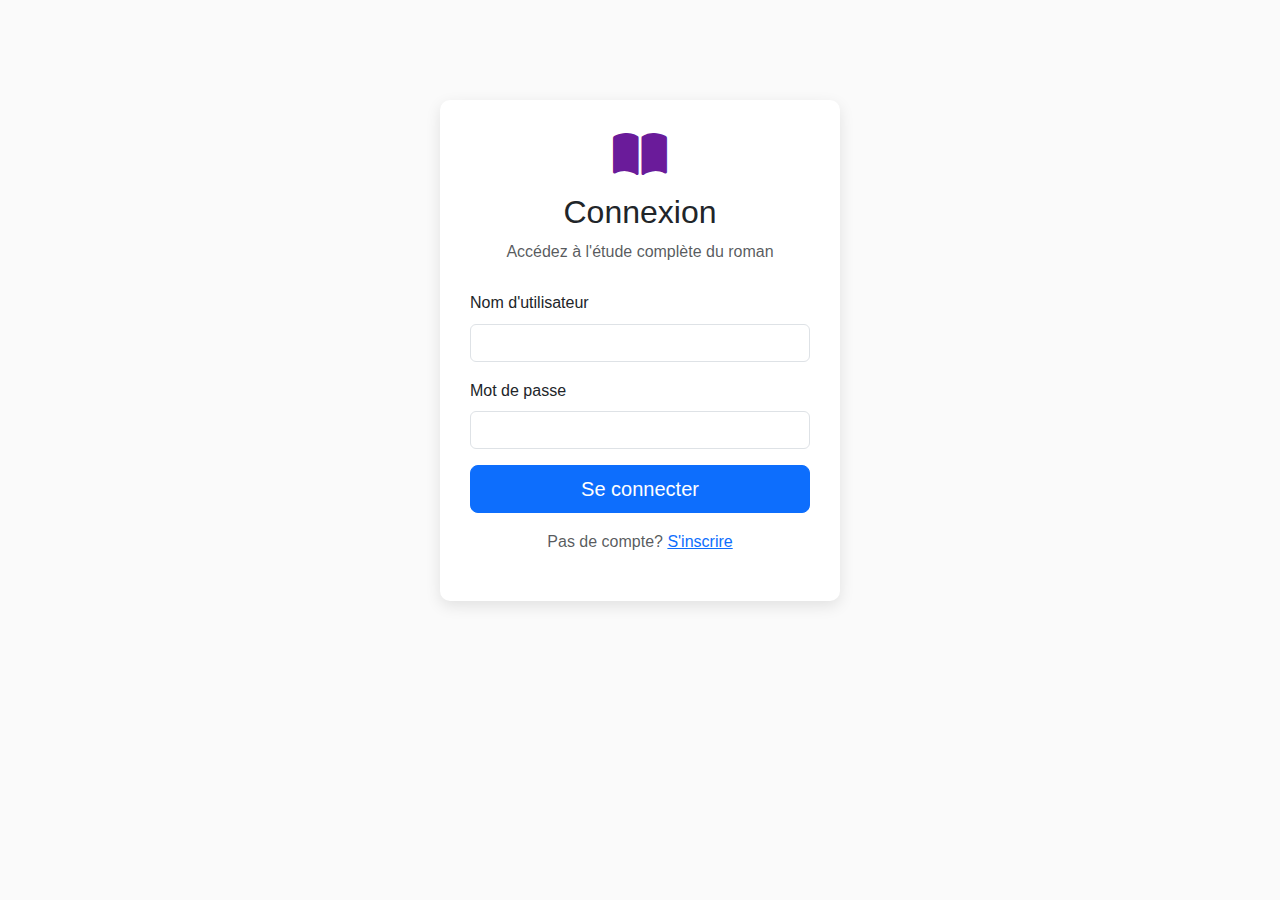
<file: exo.html>
<!DOCTYPE html>
<html lang="fr">
<head>
    <meta charset="UTF-8">
    <meta name="viewport" content="width=device-width, initial-scale=1.0">
    <title>Étude Complète - Une si longue lettre | Mariama Bâ</title>
    <!-- Bootstrap CSS -->
    <link href="https://cdn.jsdelivr.net/npm/bootstrap@5.3.0/dist/css/bootstrap.min.css" rel="stylesheet">
    <!-- Font Awesome -->
    <link rel="stylesheet" href="https://cdnjs.cloudflare.com/ajax/libs/font-awesome/6.0.0-beta3/css/all.min.css">
    <style>
        :root {
            --primary: #6a1b9a;
            --secondary: #ab47bc;
            --accent: #ff7043;
            --light: #f3e5f5;
            --dark: #4a148c;
            --success: #28a745;
            --danger: #dc3545;
            --warning: #ffc107;
        }
        
        body {
            font-family: 'Segoe UI', Roboto, Oxygen, Ubuntu, Cantarell, sans-serif;
            background-color: #fafafa;
            line-height: 1.6;
        }
        
        /* Authentification */
        .auth-container {
            max-width: 400px;
            margin: 100px auto;
            padding: 30px;
            background: white;
            border-radius: 10px;
            box-shadow: 0 5px 15px rgba(0,0,0,0.1);
            transition: all 0.3s ease;
        }
        
        .auth-container:hover {
            box-shadow: 0 8px 25px rgba(0,0,0,0.15);
        }
        
        .auth-header {
            text-align: center;
            margin-bottom: 25px;
        }
        
        .auth-icon {
            font-size: 3rem;
            color: var(--primary);
            margin-bottom: 15px;
            transition: transform 0.3s;
        }
        
        .auth-icon:hover {
            transform: scale(1.1);
        }
        
        /* Navigation */
        .navbar {
            background: linear-gradient(135deg, var(--primary), var(--dark));
            box-shadow: 0 2px 10px rgba(0,0,0,0.1);
        }
        
        .navbar-brand {
            font-weight: 700;
            display: flex;
            align-items: center;
        }
        
        .navbar-brand i {
            margin-right: 10px;
            font-size: 1.5rem;
        }
        
        /* Sidebar */
        .sidebar {
            background-color: white;
            border-radius: 10px;
            box-shadow: 0 2px 10px rgba(0,0,0,0.1);
            transition: all 0.3s ease;
        }
        
        .sidebar:hover {
            box-shadow: 0 5px 15px rgba(0,0,0,0.1);
        }
        
        .sidebar .nav-link {
            color: #333;
            border-radius: 5px;
            margin-bottom: 0.3rem;
            transition: all 0.2s;
            display: flex;
            align-items: center;
        }
        
        .sidebar .nav-link i {
            margin-right: 10px;
            width: 20px;
            text-align: center;
        }
        
        .sidebar .nav-link:hover, 
        .sidebar .nav-link.active {
            background-color: var(--light);
            color: var(--primary);
            padding-left: 15px;
            transform: translateX(5px);
        }
        
        /* Contenu principal */
        .content {
            background-color: white;
            border-radius: 10px;
            box-shadow: 0 2px 10px rgba(0,0,0,0.1);
            transition: all 0.3s ease;
            overflow: hidden;
        }
        
        .content:hover {
            box-shadow: 0 5px 15px rgba(0,0,0,0.1);
        }
        
        .theme-card {
            background-color: var(--light);
            border-left: 4px solid var(--secondary);
            border-radius: 0 5px 5px 0;
            transition: all 0.3s ease;
        }
        
        .theme-card:hover {
            transform: translateX(5px);
        }
        
        .quote {
            font-style: italic;
            color: var(--dark);
            border-left: 3px solid var(--accent);
            background-color: rgba(171, 71, 188, 0.1);
            transition: all 0.3s ease;
        }
        
        .quote:hover {
            background-color: rgba(171, 71, 188, 0.15);
            transform: translateX(3px);
        }
        
        /* Onglets des jeux */
        .game-tab {
            cursor: pointer;
            border-bottom: 3px solid transparent;
            transition: all 0.2s;
            font-weight: 500;
        }
        
        .game-tab:hover:not(.active) {
            border-bottom: 3px solid rgba(106, 27, 154, 0.3);
            color: var(--primary);
        }
        
        .game-tab.active {
            border-bottom: 3px solid var(--accent);
            color: var(--accent);
            font-weight: 600;
        }
        
        /* Options de quiz */
        .option {
            cursor: pointer;
            transition: all 0.3s;
            position: relative;
            overflow: hidden;
        }
        
        .option:hover {
            border-color: var(--secondary) !important;
            transform: translateX(5px);
        }
        
        .option::before {
            content: '';
            position: absolute;
            top: 0;
            left: -100%;
            width: 100%;
            height: 100%;
            background: linear-gradient(90deg, transparent, rgba(171, 71, 188, 0.1), transparent);
            transition: all 0.5s;
        }
        
        .option:hover::before {
            left: 100%;
        }
        
        .option.correct {
            background-color: rgba(40, 167, 69, 0.1) !important;
            border-color: var(--success) !important;
            color: var(--success) !important;
        }
        
        .option.wrong {
            background-color: rgba(220, 53, 69, 0.1) !important;
            border-color: var(--danger) !important;
            color: var(--danger) !important;
        }
        
        /* Barre de progression */
        .progress-bar {
            background: linear-gradient(90deg, var(--secondary), var(--primary));
            transition: width 1s linear;
            position: relative;
            overflow: hidden;
        }
        
        .progress-bar::after {
            content: '';
            position: absolute;
            top: 0;
            left: 0;
            right: 0;
            bottom: 0;
            background: linear-gradient(90deg, transparent, rgba(255,255,255,0.3), transparent);
            animation: progressShine 2s infinite;
        }
        
        @keyframes progressShine {
            0% { transform: translateX(-100%); }
            100% { transform: translateX(100%); }
        }
        
        /* Pied de page */
        footer {
            background-color: var(--dark);
            color: white;
            padding: 40px 0 20px;
            margin-top: 40px;
        }
        
        footer a {
            color: rgba(255,255,255,0.7);
            transition: all 0.2s;
            text-decoration: none;
        }
        
        footer a:hover {
            color: white;
            text-decoration: underline;
        }
        
        /* Jeu d'association */
        .draggable {
            cursor: move;
            margin-bottom: 10px;
            padding: 12px;
            background-color: white;
            border: 1px solid #ddd;
            border-radius: 5px;
            transition: all 0.3s;
            box-shadow: 0 1px 3px rgba(0,0,0,0.1);
        }
        
        .draggable:hover {
            transform: translateY(-2px);
            box-shadow: 0 4px 8px rgba(0,0,0,0.1);
        }
        
        .draggable:active {
            transform: scale(0.98);
        }
        
        .droppable {
            min-height: 60px;
            padding: 12px;
            background-color: #f8f9fa;
            border: 2px dashed #ccc;
            border-radius: 5px;
            margin-bottom: 20px;
            transition: all 0.3s;
        }
        
        .droppable.highlight {
            background-color: rgba(40, 167, 69, 0.05);
            border-color: var(--success);
            transform: scale(1.02);
        }
        
        .matched {
            background-color: rgba(40, 167, 69, 0.1);
            border-color: var(--success) !important;
            color: var(--success);
        }
        
        /* Texte à trous */
        .blank {
            display: inline-block;
            min-width: 100px;
            border-bottom: 2px solid var(--dark);
            text-align: center;
            margin: 0 5px;
            transition: all 0.3s;
            position: relative;
            padding: 0 5px;
        }
        
        .blank::after {
            content: attr(data-answer);
            position: absolute;
            top: 100%;
            left: 0;
            width: 100%;
            font-size: 0.8rem;
            color: var(--success);
            opacity: 0;
            transition: all 0.3s;
        }
        
        .blank.correct {
            border-color: var(--success);
            color: var(--success);
            font-weight: bold;
        }
        
        .blank.correct::after {
            opacity: 1;
            transform: translateY(5px);
        }
        
        .blank.wrong {
            border-color: var(--danger);
            color: var(--danger);
            animation: shake 0.5s;
        }
        
        @keyframes shake {
            0%, 100% { transform: translateX(0); }
            20%, 60% { transform: translateX(-5px); }
            40%, 80% { transform: translateX(5px); }
        }
        
        .word-option {
            cursor: pointer;
            margin: 5px;
            padding: 8px 15px;
            background-color: var(--light);
            border-radius: 5px;
            display: inline-block;
            transition: all 0.3s;
            box-shadow: 0 1px 3px rgba(0,0,0,0.1);
        }
        
        .word-option:hover {
            background-color: var(--secondary);
            color: white;
            transform: translateY(-2px);
            box-shadow: 0 4px 8px rgba(0,0,0,0.1);
        }
        
        .word-option.used {
            opacity: 0.5;
            cursor: not-allowed;
            transform: scale(0.9);
        }
        
        /* Feedback */
        .feedback {
            transition: all 0.3s;
            opacity: 0;
            max-height: 0;
            overflow: hidden;
        }
        
        .feedback.show {
            opacity: 1;
            max-height: 200px;
            margin-bottom: 20px !important;
        }
        
        /* Animation d'entrée */
        @keyframes fadeIn {
            from { opacity: 0; transform: translateY(20px); }
            to { opacity: 1; transform: translateY(0); }
        }
        
        .fade-in {
            animation: fadeIn 0.5s ease-out forwards;
        }
        
        /* Responsive */
        @media (max-width: 768px) {
            .auth-container {
                margin: 50px auto;
                padding: 20px;
            }
            
            .sidebar {
                margin-bottom: 20px;
            }
        }
        
        /* État initial */
        .main-content {
            display: none;
            opacity: 0;
            transition: opacity 0.5s ease;
        }
        
        .main-content.show {
            opacity: 1;
        }
        
        .auth-content {
            display: block;
        }
    </style>
</head>
<body>
    <!-- Contenu d'authentification -->
    <div class="auth-content" id="authContent">
        <div class="auth-container">
            <div class="auth-header">
                <i class="fas fa-book-open auth-icon"></i>
                <h2>Connexion</h2>
                <p class="text-muted">Accédez à l'étude complète du roman</p>
            </div>
            
            <form id="loginForm">
                <div class="mb-3">
                    <label for="username" class="form-label">Nom d'utilisateur</label>
                    <input type="text" class="form-control" id="username" required>
                </div>
                <div class="mb-3">
                    <label for="password" class="form-label">Mot de passe</label>
                    <input type="password" class="form-control" id="password" required>
                </div>
                <div class="d-grid gap-2">
                    <button type="submit" class="btn btn-primary btn-lg">Se connecter</button>
                </div>
            </form>
            
            <div class="mt-3 text-center">
                <p class="text-muted">Pas de compte? <a href="#" id="showRegister">S'inscrire</a></p>
            </div>
        </div>
        
        <!-- Formulaire d'inscription (caché par défaut) -->
        <div class="auth-container" id="registerContainer" style="display: none;">
            <div class="auth-header">
                <i class="fas fa-user-plus auth-icon"></i>
                <h2>Inscription</h2>
                <p class="text-muted">Créez un compte pour accéder au contenu</p>
            </div>
            
            <form id="registerForm">
                <div class="mb-3">
                    <label for="regUsername" class="form-label">Nom d'utilisateur</label>
                    <input type="text" class="form-control" id="regUsername" required>
                </div>
                <div class="mb-3">
                    <label for="regEmail" class="form-label">Email</label>
                    <input type="email" class="form-control" id="regEmail" required>
                </div>
                <div class="mb-3">
                    <label for="regPassword" class="form-label">Mot de passe</label>
                    <input type="password" class="form-control" id="regPassword" required>
                </div>
                <div class="mb-3">
                    <label for="regConfirmPassword" class="form-label">Confirmer le mot de passe</label>
                    <input type="password" class="form-control" id="regConfirmPassword" required>
                </div>
                <div class="d-grid gap-2">
                    <button type="submit" class="btn btn-primary btn-lg">S'inscrire</button>
                </div>
            </form>
            
            <div class="mt-3 text-center">
                <p class="text-muted">Déjà un compte? <a href="#" id="showLogin">Se connecter</a></p>
            </div>
        </div>
    </div>

    <!-- Contenu principal (caché par défaut) -->
    <div class="main-content" id="mainContent">
        <!-- Navigation -->
        <nav class="navbar navbar-expand-lg navbar-dark sticky-top">
            <div class="container">
                <a class="navbar-brand" href="#">
                    <i class="fas fa-book-open"></i>Une si longue lettre
                </a>
                <button class="navbar-toggler" type="button" data-bs-toggle="collapse" data-bs-target="#navbarContent">
                    <span class="navbar-toggler-icon"></span>
                </button>
                <div class="collapse navbar-collapse" id="navbarContent">
                    <ul class="navbar-nav me-auto mb-2 mb-lg-0">
                        <li class="nav-item">
                            <a class="nav-link active" href="#"><i class="fas fa-home"></i> Accueil</a>
                        </li>
                        <li class="nav-item">
                            <a class="nav-link" href="#themes"><i class="fas fa-tags"></i> Thèmes</a>
                        </li>
                        <li class="nav-item">
                            <a class="nav-link" href="#personnages"><i class="fas fa-users"></i> Personnages</a>
                        </li>
                        <li class="nav-item">
                            <a class="nav-link" href="#exposes"><i class="fas fa-file-alt"></i> Exposés</a>
                        </li>
                        <li class="nav-item">
                            <a class="nav-link" href="#exercices"><i class="fas fa-gamepad"></i> Exercices</a>
                        </li>
                    </ul>
                    <form class="d-flex w-100 my-2 my-lg-0">
                        <input class="form-control me-2" type="search" placeholder="Rechercher...">
                        <button class="btn btn-light" type="submit">
                            <i class="fas fa-search"></i>
                        </button>
                    </form>
                    <div class="ms-2">
                        <button class="btn btn-outline-light" id="logoutBtn">
                            <i class="fas fa-sign-out-alt me-1"></i> Déconnexion
                        </button>
                    </div>
                </div>
            </div>
        </nav>

        <!-- Main Content -->
        <main class="container my-4">
            <div class="row">
                <!-- Sidebar -->
                <aside class="col-lg-3 mb-4 mb-lg-0">
                    <div class="sidebar p-3 sticky-lg-top" style="top: 20px;">
                        <h5 class="text-primary mb-3"><i class="fas fa-compass"></i> Navigation</h5>
                        <ul class="nav flex-column">
                            <li class="nav-item">
                                <a class="nav-link active" href="#presentation"><i class="fas fa-info-circle"></i> Présentation</a>
                            </li>
                            <li class="nav-item">
                                <a class="nav-link" href="#themes"><i class="fas fa-tags"></i> Thèmes principaux</a>
                            </li>
                            <li class="nav-item">
                                <a class="nav-link" href="#analyse"><i class="fas fa-search"></i> Analyse littéraire</a>
                            </li>
                            <li class="nav-item">
                                <a class="nav-link" href="#personnages"><i class="fas fa-users"></i> Personnages clés</a>
                            </li>
                            <li class="nav-item">
                                <a class="nav-link" href="#context"><i class="fas fa-history"></i> Contexte historique</a>
                            </li>
                            <li class="nav-item">
                                <a class="nav-link" href="#exposes"><i class="fas fa-file-alt"></i> Exposés corrigés</a>
                            </li>
                            <li class="nav-item">
                                <a class="nav-link" href="#exercices"><i class="fas fa-gamepad"></i> Exercices interactifs</a>
                            </li>
                        </ul>

                        <h5 class="text-primary mt-4 mb-3"><i class="fas fa-bookmark"></i> Ressources</h5>
                        <ul class="nav flex-column">
                            <li class="nav-item">
                                <a class="nav-link" href="#"><i class="fas fa-book"></i> Texte intégral</a>
                            </li>
                            <li class="nav-item">
                                <a class="nav-link" href="#"><i class="fas fa-file-pdf"></i> Fiches de lecture</a>
                            </li>
                            <li class="nav-item">
                                <a class="nav-link" href="#"><i class="fas fa-quote-right"></i> Citations clés</a>
                            </li>
                        </ul>
                    </div>
                </aside>

               
                <!-- Content -->
                <div class="col-lg-9">
                    <div class="content p-4">
                        <section id="presentation" class="fade-in">
                            <h2 class="text-primary mb-4">Une si longue lettre - Mariama Bâ</h2>
                            <div class="row align-items-center mb-4">
                                <div class="col-md-8">
                                    <p>Publié en 1979, <em>Une si longue lettre</em> est un roman épistolaire de l'écrivaine sénégalaise Mariama Bâ. Cette œuvre majeure de la littérature africaine francophone explore avec finesse la condition des femmes dans la société sénégalaise postcoloniale à travers la correspondance de Ramatoulaye, qui vient de perdre son mari.</p>
                                </div>
                                <div class="col-md-4 text-center">
                                    <img src="[data-uri]" alt="Couverture du roman" class="img-fluid rounded shadow" style="max-height: 300px;">
                                </div>
                            </div>
                            
                            <div class="theme-card p-3 my-4">
                                <h4 class="text-dark"><i class="fas fa-book-open me-2"></i>Genre et structure</h4>
                                <p>Le roman adopte la forme épistolaire, présenté comme une longue lettre que Ramatoulaye adresse à son amie d'enfance Aïssatou. Cette structure intime permet une profonde introspection des personnages et une critique sociale subtile.</p>
                                <div class="quote p-3 my-2">
                                    "Une si longue lettre... Je l'ai commencée dans la solitude et la douleur. Je la termine dans la solitude et la douleur." - Incipit du roman
                                </div>
                            </div>
                        </section>

                        <section id="themes" class="mt-5 fade-in">
                            <h2 class="text-primary mb-4"><i class="fas fa-tags me-2"></i>Thèmes principaux</h2>
                            
                            <div class="theme-card p-3 my-4">
                                <h4 class="text-dark"><i class="fas fa-female me-2"></i>1. La condition féminine</h4>
                                <p>Mariama Bâ dépeint avec réalisme les difficultés des femmes africaines confrontées aux traditions patriarcales. Les thèmes du mariage, de la polygamie, du veuvage et de l'émancipation féminine sont centraux.</p>
                                <div class="quote p-3 my-2">
                                    "Le poids des traditions, des coutumes... est plus lourd que celui des cercueils."
                                </div>
                                <p>Le roman montre comment les femmes doivent naviguer entre les attentes traditionnelles et leurs propres aspirations, avec des personnages comme Ramatoulaye et Aïssatou qui représentent différentes approches de cette lutte.</p>
                            </div>

                            <div class="theme-card p-3 my-4">
                                <h4 class="text-dark"><i class="fas fa-balance-scale me-2"></i>2. Tradition vs Modernité</h4>
                                <p>Le roman explore les tensions entre les valeurs traditionnelles africaines et les influences modernes, particulièrement dans le contexte postcolonial.</p>
                                <p>Cette opposition se manifeste à travers :</p>
                                <ul>
                                    <li>Les conflits générationnels</li>
                                    <li>Les différentes conceptions du mariage</li>
                                    <li>L'éducation des enfants</li>
                                    <li>Le rôle des femmes dans la société</li>
                                </ul>
                            </div>

                            <div class="theme-card p-3 my-4">
                                <h4 class="text-dark"><i class="fas fa-heart me-2"></i>3. L'amitié féminine</h4>
                                <p>La relation entre Ramatoulaye et Aïssatou montre la solidarité féminine comme force de résistance face aux oppressions sociales.</p>
                                <div class="quote p-3 my-2">
                                    "Notre longue amitié a gardé ses merveilleuses qualités : franchise, dévouement."
                                </div>
                                <p>Cette amitié transcende les distances et les années, offrant aux deux femmes un espace de liberté et de soutien mutuel dans une société qui cherche souvent à les isoler.</p>
                            </div>

                            <div class="theme-card p-3 my-4">
                                <h4 class="text-dark"><i class="fas fa-money-bill-wave me-2"></i>4. Le gaspillage dans les cérémonies</h4>
                                <p>Critique des dépenses ostentatoires lors des mariages et funérailles qui appauvrissent les familles tout en étant socialement obligatoires.</p>
                                <div class="quote p-3 my-2">
                                    "On s'endette pour un jour de gloire éphémère."
                                </div>
                                <p>Mariama Bâ dénonce cette pratique qui maintient les familles dans un cycle de pauvreté tout en servant à maintenir les apparences et le statut social.</p>
                            </div>
                        </section>

                        <section id="personnages" class="mt-5 fade-in">
                            <h2 class="text-primary mb-4"><i class="fas fa-users me-2"></i>Personnages clés</h2>
                            
                            <div class="row">
                                <div class="col-md-6 mb-4">
                                    <div class="theme-card p-3 h-100">
                                        <h4 class="text-dark"><i class="fas fa-user-edit me-2"></i>Ramatoulaye</h4>
                                        <p>La narratrice et protagoniste principale. Professeure, mère de famille et veuve, elle écrit à son amie Aïssatou pour raconter sa vie, ses épreuves et ses réflexions sur la condition féminine.</p>
                                        <p><strong>Caractéristiques :</strong></p>
                                        <ul>
                                            <li>Éduquée et réfléchie</li>
                                            <li>Fidèle à ses valeurs malgré les épreuves</li>
                                            <li>Critique envers les traditions oppressives</li>
                                        </ul>
                                    </div>
                                </div>
                                <div class="col-md-6 mb-4">
                                    <div class="theme-card p-3 h-100">
                                        <h4 class="text-dark"><i class="fas fa-user-friends me-2"></i>Aïssatou</h4>
                                        <p>Destinataire de la lettre et meilleure amie de Ramatoulaye. Elle a quitté son mari lorsqu'il a pris une seconde épouse, symbolisant la résistance aux traditions oppressives.</p>
                                        <p><strong>Caractéristiques :</strong></p>
                                        <ul>
                                            <li>Indépendante et déterminée</li>
                                            <li>Expatriée aux États-Unis</li>
                                            <li>Modèle d'émancipation féminine</li>
                                        </ul>
                                    </div>
                                </div>
                                <div class="col-md-6 mb-4">
                                    <div class="theme-card p-3 h-100">
                                        <h4 class="text-dark"><i class="fas fa-user-tie me-2"></i>Modou Fall</h4>
                                        <p>Le défunt mari de Ramatoulaye. Après 25 ans de mariage, il prend une seconde épouse (Binetou), abandonnant progressivement Ramatoulaye et leurs enfants.</p>
                                        <p><strong>Caractéristiques :</strong></p>
                                        <ul>
                                            <li>Fonctionnaire respecté</li>
                                            <li>Succombe aux pressions sociales</li>
                                            <li>Représente l'homme tiraillé entre tradition et modernité</li>
                                        </ul>
                                    </div>
                                </div>
                                <div class="col-md-6 mb-4">
                                    <div class="theme-card p-3 h-100">
                                        <h4 class="text-dark"><i class="fas fa-user-graduate me-2"></i>Binetou</h4>
                                        <p>Jeune étudiante contrainte d'épouser Modou Fall pour des raisons financières. Elle représente les victimes des mariages arrangés.</p>
                                        <p><strong>Caractéristiques :</strong></p>
                                        <ul>
                                            <li>Jeune et belle</li>
                                            <li>Sacrifiée par sa famille</li>
                                            <li>Victime des attentes sociales</li>
                                        </ul>
                                    </div>
                                </div>
                            </div>
                        </section>

                        <section id="exercices" class="mt-5 fade-in">
                            <h2 class="text-primary mb-4"><i class="fas fa-gamepad me-2"></i>Exercices interactifs</h2>
                            
                            <ul class="nav nav-tabs" id="gameTabs" role="tablist">
                                <li class="nav-item" role="presentation">
                                    <button class="nav-link active game-tab" id="quiz-tab" data-bs-toggle="tab" data-bs-target="#quiz" type="button">
                                        <i class="fas fa-question-circle me-1"></i>Quiz
                                    </button>
                                </li>
                                <li class="nav-item" role="presentation">
                                    <button class="nav-link game-tab" id="matching-tab" data-bs-toggle="tab" data-bs-target="#matching" type="button">
                                        <i class="fas fa-random me-1"></i>Associations
                                    </button>
                                </li>
                                <li class="nav-item" role="presentation">
                                    <button class="nav-link game-tab" id="fillblank-tab" data-bs-toggle="tab" data-bs-target="#fillblank" type="button">
                                        <i class="fas fa-font me-1"></i>Textes à trous
                                    </button>
                                </li>
                            </ul>
                            
                            <div class="tab-content p-3 border border-top-0 rounded-bottom">
                                <!-- Quiz Game -->
                                <div class="tab-pane fade show active" id="quiz" role="tabpanel">
                                    <div class="quiz-game">
                                        <h5 class="question mb-3" id="quiz-question">Question</h5>
                                        <div class="d-flex align-items-center mb-3">
                                            <div class="timer me-3 fw-bold text-accent" id="quiz-timer">30</div>
                                            <div class="progress flex-grow-1" style="height: 10px;">
                                                <div class="progress-bar" id="quiz-progress"></div>
                                            </div>
                                        </div>
                                        <div class="options" id="quiz-options">
                                            <!-- Options will be inserted by JavaScript -->
                                        </div>
                                        <div class="feedback my-3 p-3 rounded" id="quiz-feedback"></div>
                                        <button class="btn btn-primary mt-2 d-none" id="quiz-next">
                                            <i class="fas fa-arrow-right me-1"></i>Question suivante
                                        </button>
                                        <div class="score-container text-center mt-4 d-none" id="quiz-score-container">
                                            <h5 class="final-score text-primary fw-bold" id="quiz-final-score"></h5>
                                            <button class="btn btn-danger mt-2" id="quiz-restart">
                                                <i class="fas fa-redo me-1"></i>Recommencer
                                            </button>
                                        </div>
                                    </div>
                                </div>
                                
                                <!-- Matching Game -->
                                <div class="tab-pane fade" id="matching" role="tabpanel">
                                    <div class="matching-game">
                                        <h5 class="mb-3"><i class="fas fa-random me-1"></i>Associez chaque personnage à sa description</h5>
                                        <div class="row">
                                            <div class="col-md-6">
                                                <h6><i class="fas fa-users me-1"></i>Personnages</h6>
                                                <div id="draggables">
                                                    <div class="draggable" draggable="true" data-id="1">
                                                        <i class="fas fa-user-edit me-2"></i>Ramatoulaye
                                                    </div>
                                                    <div class="draggable" draggable="true" data-id="2">
                                                        <i class="fas fa-user-friends me-2"></i>Aïssatou
                                                    </div>
                                                    <div class="draggable" draggable="true" data-id="3">
                                                        <i class="fas fa-user-tie me-2"></i>Modou Fall
                                                    </div>
                                                    <div class="draggable" draggable="true" data-id="4">
                                                        <i class="fas fa-user-graduate me-2"></i>Binetou
                                                    </div>
                                                </div>
                                            </div>
                                            <div class="col-md-6">
                                                <h6><i class="fas fa-align-left me-1"></i>Descriptions</h6>
                                                <div class="droppable" data-id="1">Narratrice du roman, professeure et mère de famille</div>
                                                <div class="droppable" data-id="2">Amie de Ramatoulaye qui a quitté son mari polygame</div>
                                                <div class="droppable" data-id="3">Mari de Ramatoulaye qui a pris une seconde épouse</div>
                                                <div class="droppable" data-id="4">Jeune étudiante devenue co-épouse par obligation</div>
                                            </div>
                                        </div>
                                        <button class="btn btn-primary mt-3" id="matching-check">
                                            <i class="fas fa-check me-1"></i>Vérifier
                                        </button>
                                        <div class="feedback mt-3 p-3 rounded" id="matching-feedback"></div>
                                        <button class="btn btn-success mt-2 d-none" id="matching-next">
                                            <i class="fas fa-random me-1"></i>Nouveau défi
                                        </button>
                                    </div>
                                </div>
                                
                                <!-- Fill in the blanks Game -->
                                <div class="tab-pane fade" id="fillblank" role="tabpanel">
                                    <div class="fillblank-game">
                                        <h5 class="mb-3"><i class="fas fa-font me-1"></i>Complétez les citations du roman</h5>
                                        <div class="quote p-3 mb-4">
                                            <p id="fillblank-text">
                                                "Le poids des <span class="blank" data-answer="traditions"></span>, des <span class="blank" data-answer="coutumes"></span>... est plus lourd que celui des <span class="blank" data-answer="cercueils"></span>."
                                            </p>
                                        </div>
                                        <div class="word-bank mt-4 p-3 bg-light rounded">
                                            <h6><i class="fas fa-th-list me-1"></i>Mots disponibles :</h6>
                                            <div id="word-options" class="d-flex flex-wrap">
                                                <!-- Word options will be inserted by JavaScript -->
                                            </div>
                                        </div>
                                        <button class="btn btn-primary mt-3" id="fillblank-check">
                                            <i class="fas fa-check me-1"></i>Vérifier
                                        </button>
                                        <div class="feedback mt-3 p-3 rounded" id="fillblank-feedback"></div>
                                        <button class="btn btn-success mt-2 d-none" id="fillblank-next">
                                            <i class="fas fa-arrow-right me-1"></i>Nouvelle citation
                                        </button>
                                    </div>
                                </div>
                            </div>
                        </section>
                    </div>
                </div>
            </div>
        </main>

        <!-- Footer -->
        <footer>
            <div class="container">
                <div class="row">
                    <div class="col-md-4 mb-4 mb-md-0">
                        <h5><i class="fas fa-compass me-2"></i>Explorer</h5>
                        <ul class="list-unstyled">
                            <li><a href="#"><i class="fas fa-chevron-right me-1"></i>Tous les thèmes</a></li>
                            <li><a href="#"><i class="fas fa-chevron-right me-1"></i>Analyse par chapitre</a></li>
                            <li><a href="#"><i class="fas fa-chevron-right me-1"></i>Personnages principaux</a></li>
                        </ul>
                    </div>
                    <div class="col-md-4 mb-4 mb-md-0">
                        <h5><i class="fas fa-bookmark me-2"></i>Ressources</h5>
                        <ul class="list-unstyled">
                            <li><a href="#"><i class="fas fa-chevron-right me-1"></i>Fiches de révision</a></li>
                            <li><a href="#"><i class="fas fa-chevron-right me-1"></i>Exposés modèles</a></li>
                            <li><a href="#"><i class="fas fa-chevron-right me-1"></i>Citations clés</a></li>
                        </ul>
                    </div>
                    <div class="col-md-4">
                        <h5><i class="fas fa-question-circle me-2"></i>Aide</h5>
                        <ul class="list-unstyled">
                            <li><a href="#"><i class="fas fa-chevron-right me-1"></i>Comment utiliser</a></li>
                            <li><a href="#"><i class="fas fa-chevron-right me-1"></i>Méthodologie</a></li>
                            <li><a href="#"><i class="fas fa-chevron-right me-1"></i>Nous contacter</a></li>
                        </ul>
                    </div>
                </div>
                <div class="text-center mt-4 pt-3 border-top border-white-10">
                    <small>
                        &copy; 2023 Étude de "Une si longue lettre" - Tous droits réservés | 
                        <a href="#" class="text-white-50">Mentions légales</a> | 
                        <a href="#" class="text-white-50">Confidentialité</a>
                    </small>
                </div>
            </div>
        </footer>
    </div>

    <!-- Bootstrap JS -->
    <script src="https://cdn.jsdelivr.net/npm/bootstrap@5.3.0/dist/js/bootstrap.bundle.min.js"></script>
    
    <script>
        // Système d'authentification
        const authContent = document.getElementById('authContent');
        const mainContent = document.getElementById('mainContent');
        const loginForm = document.getElementById('loginForm');
        const registerForm = document.getElementById('registerForm');
        const showRegister = document.getElementById('showRegister');
        const showLogin = document.getElementById('showLogin');
        const registerContainer = document.getElementById('registerContainer');
        const logoutBtn = document.getElementById('logoutBtn');
        
        // Simuler une base de données utilisateurs
        const users = [
            { username: 'etudiant', password: 'motdepasse', email: 'etudiant@example.com' }
        ];
        
        // Afficher le formulaire d'inscription
        showRegister.addEventListener('click', (e) => {
            e.preventDefault();
            authContent.querySelector('.auth-container').style.display = 'none';
            registerContainer.style.display = 'block';
        });
        
        // Afficher le formulaire de connexion
        showLogin.addEventListener('click', (e) => {
            e.preventDefault();
            registerContainer.style.display = 'none';
            authContent.querySelector('.auth-container').style.display = 'block';
        });
        
        // Connexion
        loginForm.addEventListener('submit', (e) => {
            e.preventDefault();
            const username = document.getElementById('username').value;
            const password = document.getElementById('password').value;
            
            // Vérification simple (en production, utiliser une vraie authentification)
            const user = users.find(u => u.username === username && u.password === password);
            
            if (user) {
                // Stocker l'état de connexion (en production, utiliser des sessions sécurisées)
                localStorage.setItem('isLoggedIn', 'true');
                localStorage.setItem('username', username);
                
                // Basculer vers le contenu principal avec une animation
                authContent.style.display = 'none';
                mainContent.style.display = 'block';
                setTimeout(() => {
                    mainContent.classList.add('show');
                }, 10);
                
                // Initialiser les animations des sections
                initSectionAnimations();
            } else {
                showFeedback('Identifiants incorrects. Essayez avec "etudiant" et "motdepasse"', 'danger');
            }
        });
        
        // Inscription
        registerForm.addEventListener('submit', (e) => {
            e.preventDefault();
            const username = document.getElementById('regUsername').value;
            const email = document.getElementById('regEmail').value;
            const password = document.getElementById('regPassword').value;
            const confirmPassword = document.getElementById('regConfirmPassword').value;
            
            if (password !== confirmPassword) {
                showFeedback('Les mots de passe ne correspondent pas', 'danger');
                return;
            }
            
            if (password.length < 6) {
                showFeedback('Le mot de passe doit contenir au moins 6 caractères', 'danger');
                return;
            }
            
            // Vérifier si l'utilisateur existe déjà
            if (users.some(u => u.username === username)) {
                showFeedback('Ce nom d\'utilisateur est déjà pris', 'danger');
                return;
            }
            
            // Ajouter le nouvel utilisateur (en production, enregistrer en base de données)
            users.push({ username, email, password });
            showFeedback('Inscription réussie! Vous pouvez maintenant vous connecter.', 'success');
            
            // Revenir au formulaire de connexion
            registerContainer.style.display = 'none';
            authContent.querySelector('.auth-container').style.display = 'block';
        });
        
        // Déconnexion
        logoutBtn.addEventListener('click', () => {
            localStorage.removeItem('isLoggedIn');
            localStorage.removeItem('username');
            mainContent.classList.remove('show');
            setTimeout(() => {
                mainContent.style.display = 'none';
                authContent.style.display = 'block';
                authContent.querySelector('.auth-container').style.display = 'block';
                registerContainer.style.display = 'none';
            }, 500);
            
            // Réinitialiser les formulaires
            loginForm.reset();
            registerForm.reset();
        });
        
        // Fonction pour afficher des messages de feedback
        function showFeedback(message, type) {
            const feedback = document.createElement('div');
            feedback.className = `alert alert-${type} mt-3`;
            feedback.textContent = message;
            
            const container = document.querySelector('.auth-container:not([style*="display: none"])');
            const existingAlert = container.querySelector('.alert');
            if (existingAlert) {
                existingAlert.remove();
            }
            
            container.appendChild(feedback);
            
            setTimeout(() => {
                feedback.remove();
            }, 5000);
        }
        
        // Vérifier l'état de connexion au chargement
        document.addEventListener('DOMContentLoaded', () => {
            if (localStorage.getItem('isLoggedIn') === 'true') {
                authContent.style.display = 'none';
                mainContent.style.display = 'block';
                mainContent.classList.add('show');
                initSectionAnimations();
            } else {
                authContent.style.display = 'block';
                mainContent.style.display = 'none';
            }
            
            // Initialiser les jeux interactifs
            initQuiz();
            initMatchingGame();
            initFillBlankGame();
        });

        // Initialiser les animations des sections
        function initSectionAnimations() {
            const sections = document.querySelectorAll('.fade-in');
            sections.forEach((section, index) => {
                setTimeout(() => {
                    section.style.opacity = 1;
                }, 100 * index);
            });
        }

        // ===================== QUIZ GAME =====================
        const quizQuestions = [
            {
                question: "Quel est le nom de la narratrice du roman ?",
                options: ["Aïssatou", "Ramatoulaye", "Binetou", "Jacqueline"],
                answer: 1,
                explanation: "Ramatoulaye est la narratrice qui écrit à son amie Aïssatou."
            },
            {
                question: "Quelle forme littéraire le roman utilise-t-il ?",
                options: ["Journal intime", "Roman épistolaire", "Autobiographie", "Nouvelle"],
                answer: 1,
                explanation: "Le roman est écrit sous forme de lettre (épistolaire) adressée à Aïssatou."
            },
            {
                question: "Pourquoi Aïssatou a-t-elle quitté son mari ?",
                options: [
                    "Il était violent",
                    "Il a pris une seconde épouse",
                    "Elle est tombée amoureuse d'un autre homme",
                    "Elle voulait poursuivre ses études"
                ],
                answer: 1,
                explanation: "Aïssatou a quitté son mari Mawdo lorsqu'il a pris une seconde épouse selon la tradition."
            },
            {
                question: "Quel est le métier de Ramatoulaye ?",
                options: ["Infirmière", "Commerçante", "Professeure", "Fonctionnaire"],
                answer: 2,
                explanation: "Ramatoulaye est professeure, ce qui montre son éducation et son statut social."
            },
            {
                question: "Quel thème n'est PAS abordé dans le roman ?",
                options: [
                    "La polygamie",
                    "L'émancipation féminine",
                    "Le conflit générationnel",
                    "La révolution industrielle"
                ],
                answer: 3,
                explanation: "La révolution industrielle n'est pas un thème de ce roman qui traite de la société sénégalaise postcoloniale."
            },
            {
                question: "Quelle est la relation entre Ramatoulaye et Aïssatou ?",
                options: [
                    "Sœurs",
                    "Cousines",
                    "Amies d'enfance",
                    "Collègues de travail"
                ],
                answer: 2,
                explanation: "Ramatoulaye et Aïssatou sont des amies d'enfance qui ont grandi ensemble."
            },
            {
                question: "Pourquoi Binetou épouse-t-elle Modou Fall ?",
                options: [
                    "Par amour",
                    "Pour aider financièrement sa famille",
                    "Pour obtenir un visa",
                    "Par obligation religieuse"
                ],
                answer: 1,
                explanation: "Binetou est contrainte d'épouser Modou Fall pour des raisons financières, sa famille tirant profit de ce mariage."
            }
        ];

        let currentQuizQuestion = 0;
        let quizScore = 0;
        let quizTimeLeft = 30;
        let quizTimer;
        let quizActive = false;

        function initQuiz() {
            currentQuizQuestion = 0;
            quizScore = 0;
            loadQuizQuestion();
        }

        function loadQuizQuestion() {
            if (currentQuizQuestion >= quizQuestions.length) {
                endQuiz();
                return;
            }

            quizActive = true;
            const question = quizQuestions[currentQuizQuestion];
            quizQuestionElement.textContent = question.question;

            quizOptionsElement.innerHTML = '';
            question.options.forEach((option, index) => {
                const optionElement = document.createElement('div');
                optionElement.className = 'option p-3 mb-2 border rounded';
                optionElement.textContent = option;
                optionElement.addEventListener('click', () => selectQuizAnswer(index));
                quizOptionsElement.appendChild(optionElement);
            });

            quizTimeLeft = 30;
            quizTimerElement.textContent = quizTimeLeft;
            quizProgressElement.style.width = '100%';
            hideFeedback(quizFeedbackElement);
            quizNextButton.classList.add('d-none');
            quizScoreContainer.classList.add('d-none');

            clearInterval(quizTimer);
            quizTimer = setInterval(updateQuizTimer, 1000);
        }

        function updateQuizTimer() {
            quizTimeLeft--;
            quizTimerElement.textContent = quizTimeLeft;
            quizProgressElement.style.width = `${(quizTimeLeft / 30) * 100}%`;

            if (quizTimeLeft <= 0) {
                clearInterval(quizTimer);
                timeOutQuiz();
            }
        }

        function timeOutQuiz() {
            quizActive = false;
            const correctIndex = quizQuestions[currentQuizQuestion].answer;
            const correctAnswer = quizQuestions[currentQuizQuestion].options[correctIndex];
            showFeedback(quizFeedbackElement, `Temps écoulé ! La bonne réponse était : ${correctAnswer}`, 'danger');
            quizNextButton.classList.remove('d-none');

            const options = document.querySelectorAll('#quiz-options .option');
            options[correctIndex].classList.add('correct');
        }

        function selectQuizAnswer(selectedIndex) {
            if (!quizActive) return;
            clearInterval(quizTimer);
            quizActive = false;

            const correctIndex = quizQuestions[currentQuizQuestion].answer;
            const options = document.querySelectorAll('#quiz-options .option');

            if (selectedIndex === correctIndex) {
                quizScore++;
                showFeedback(quizFeedbackElement, 'Correct ! ' + quizQuestions[currentQuizQuestion].explanation, 'success');
                options[selectedIndex].classList.add('correct');
            } else {
                showFeedback(quizFeedbackElement, 'Incorrect. ' + quizQuestions[currentQuizQuestion].explanation, 'danger');
                options[selectedIndex].classList.add('wrong');
                options[correctIndex].classList.add('correct');
            }

            quizNextButton.classList.remove('d-none');
        }

        function nextQuizQuestion() {
            currentQuizQuestion++;
            loadQuizQuestion();
        }

        function endQuiz() {
            quizQuestionElement.textContent = 'Quiz terminé !';
            quizOptionsElement.innerHTML = '';
            quizTimerElement.textContent = '';
            quizProgressElement.style.width = '0%';
            hideFeedback(quizFeedbackElement);
            quizNextButton.classList.add('d-none');
            
            const percentage = Math.round((quizScore / quizQuestions.length) * 100);
            let message;
            if (percentage >= 80) {
                message = `Excellent ! Vous avez obtenu ${quizScore}/${quizQuestions.length}`;
            } else if (percentage >= 60) {
                message = `Bien joué ! Votre score : ${quizScore}/${quizQuestions.length}`;
            } else {
                message = `Vous pouvez faire mieux ! Score : ${quizScore}/${quizQuestions.length}`;
            }
            
            quizFinalScoreElement.textContent = message;
            quizScoreContainer.classList.remove('d-none');
        }

        // Éléments du quiz
        const quizQuestionElement = document.getElementById('quiz-question');
        const quizOptionsElement = document.getElementById('quiz-options');
        const quizTimerElement = document.getElementById('quiz-timer');
        const quizProgressElement = document.getElementById('quiz-progress');
        const quizFeedbackElement = document.getElementById('quiz-feedback');
        const quizNextButton = document.getElementById('quiz-next');
        const quizScoreContainer = document.getElementById('quiz-score-container');
        const quizFinalScoreElement = document.getElementById('quiz-final-score');
        const quizRestartButton = document.getElementById('quiz-restart');

        quizNextButton.addEventListener('click', nextQuizQuestion);
        quizRestartButton.addEventListener('click', initQuiz);

        // ===================== MATCHING GAME =====================
        const matchingPairs = [
            { id: 1, item: "Ramatoulaye", match: "Narratrice du roman, professeure et mère de famille" },
            { id: 2, item: "Aïssatou", match: "Amie de Ramatoulaye qui a quitté son mari polygame" },
            { id: 3, item: "Modou Fall", match: "Mari de Ramatoulaye qui a pris une seconde épouse" },
            { id: 4, item: "Binetou", match: "Jeune étudiante devenue co-épouse par obligation" }
        ];

        let matchedPairs = 0;
        let currentDragged = null;

        function initMatchingGame() {
            matchedPairs = 0;
            const draggables = document.querySelectorAll('.draggable');
            const droppables = document.querySelectorAll('.droppable');

            draggables.forEach(draggable => {
                draggable.addEventListener('dragstart', dragStart);
                draggable.classList.remove('matched');
                draggable.style.display = 'block';
            });

            droppables.forEach(droppable => {
                droppable.addEventListener('dragover', dragOver);
                droppable.addEventListener('drop', drop);
                droppable.addEventListener('dragenter', dragEnter);
                droppable.addEventListener('dragleave', dragLeave);
                droppable.classList.remove('matched');
                droppable.textContent = matchingPairs.find(p => p.id == droppable.dataset.id).match;
            });

            hideFeedback(matchingFeedbackElement);
            matchingNextButton.classList.add('d-none');
        }

        function dragStart(e) {
            currentDragged = e.target;
            e.dataTransfer.setData('text/plain', e.target.dataset.id);
            setTimeout(() => {
                e.target.style.opacity = '0.4';
            }, 0);
        }

        function dragOver(e) {
            e.preventDefault();
        }

        function dragEnter(e) {
            e.preventDefault();
            if (!e.target.classList.contains('matched')) {
                e.target.classList.add('highlight');
            }
        }

        function dragLeave(e) {
            e.target.classList.remove('highlight');
        }

        function drop(e) {
            e.preventDefault();
            e.target.classList.remove('highlight');
            
            const draggedId = currentDragged.dataset.id;
            const targetId = e.target.dataset.id;
            
            if (draggedId === targetId) {
                e.target.innerHTML = `<i class="fas fa-check me-1"></i>${currentDragged.textContent} - ${matchingPairs.find(p => p.id == targetId).match}`;
                e.target.classList.add('matched');
                currentDragged.classList.add('matched');
                currentDragged.style.display = 'none';
                matchedPairs++;
                
                if (matchedPairs === matchingPairs.length) {
                    showFeedback(matchingFeedbackElement, 'Félicitations ! Vous avez tout associé correctement.', 'success');
                    matchingNextButton.classList.remove('d-none');
                } else {
                    showFeedback(matchingFeedbackElement, 'Bien joué ! Continuez ainsi.', 'success');
                }
            } else {
                showFeedback(matchingFeedbackElement, 'Association incorrecte, essayez encore !', 'danger');
            }
            
            currentDragged.style.opacity = '1';
            currentDragged = null;
        }

        matchingCheckButton.addEventListener('click', () => {
            const unmatched = document.querySelectorAll('.droppable:not(.matched)');
            if (unmatched.length > 0) {
                showFeedback(matchingFeedbackElement, `Il reste ${unmatched.length} association(s) à faire. Les bonnes réponses seront affichées.`, 'warning');
                
                // Afficher les bonnes réponses
                unmatched.forEach(droppable => {
                    const correctId = droppable.dataset.id;
                    const correctItem = matchingPairs.find(p => p.id == correctId);
                    droppable.innerHTML = `<i class="fas fa-lightbulb me-1"></i>${correctItem.item} - ${correctItem.match}`;
                    droppable.classList.add('matched');
                });
                
                // Marquer tous les éléments comme associés
                matchedPairs = matchingPairs.length;
                matchingNextButton.classList.remove('d-none');
            } else {
                showFeedback(matchingFeedbackElement, 'Vous avez déjà tout associé correctement !', 'success');
            }
        });

        matchingNextButton.addEventListener('click', () => {
            // Mélanger les paires pour un nouveau défi
            shuffleArray(matchingPairs);
            initMatchingGame();
        });

        // ===================== FILL IN THE BLANKS GAME =====================
        const quotes = [
            {
                text: "Le poids des <span class='blank' data-answer='traditions'></span>, des <span class='blank' data-answer='coutumes'></span>... est plus lourd que celui des <span class='blank' data-answer='cercueils'></span>.",
                words: ["traditions", "coutumes", "cercueils", "hommes", "femmes", "enfants"]
            },
            {
                text: "Une si longue <span class='blank' data-answer='lettre'></span>... Je l'ai commencée dans la <span class='blank' data-answer='solitude'></span> et la <span class='blank' data-answer='douleur'></span>.",
                words: ["lettre", "histoire", "solitude", "douleur", "joie", "colère"]
            },
            {
                text: "On s'endette pour un jour de <span class='blank' data-answer='gloire'></span> <span class='blank' data-answer='éphémère'></span>.",
                words: ["gloire", "honte", "éphémère", "éternel", "bonheur", "malheur"]
            },
            {
                text: "Notre longue <span class='blank' data-answer='amitié'></span> a gardé ses <span class='blank' data-answer='merveilleuses'></span> qualités : <span class='blank' data-answer='franchise'></span>, <span class='blank' data-answer='dévouement'></span>.",
                words: ["amitié", "merveilleuses", "franchise", "dévouement", "amour", "souffrance"]
            }
        ];

        let currentQuoteIndex = 0;
        let wordOptions = [];

        function initFillBlankGame() {
            currentQuoteIndex = 0;
            loadQuote();
        }

        function loadQuote() {
            const quote = quotes[currentQuoteIndex];
            const quoteContainer = document.querySelector('#fillblank-text');
            quoteContainer.innerHTML = quote.text;
            
            const wordBank = document.getElementById('word-options');
            wordBank.innerHTML = '';
            
            // Mélanger les mots
            wordOptions = [...quote.words];
            shuffleArray(wordOptions);
            
            wordOptions.forEach(word => {
                const wordElement = document.createElement('span');
                wordElement.className = 'word-option';
                wordElement.textContent = word;
                wordElement.draggable = true;
                wordElement.dataset.word = word;
                wordElement.addEventListener('dragstart', dragWordStart);
                wordBank.appendChild(wordElement);
            });
            
            // Rendre les blancs déposables
            const blanks = document.querySelectorAll('.blank');
            blanks.forEach(blank => {
                blank.textContent = '';
                blank.classList.remove('correct', 'wrong');
                blank.addEventListener('dragover', dragOverBlank);
                blank.addEventListener('drop', dropOnBlank);
                blank.addEventListener('click', fillBlankManually);
            });
            
            hideFeedback(fillblankFeedbackElement);
            fillblankNextButton.classList.add('d-none');
        }

        function dragWordStart(e) {
            e.dataTransfer.setData('text/plain', e.target.dataset.word);
        }

        function dragOverBlank(e) {
            e.preventDefault();
        }

        function dropOnBlank(e) {
            e.preventDefault();
            const word = e.dataTransfer.getData('text/plain');
            fillBlank(e.target, word);
        }

        function fillBlankManually(e) {
            const blank = e.target;
            if (blank.classList.contains('correct')) return;
            
            const wordOptions = document.querySelectorAll('.word-option:not(.used)');
            if (wordOptions.length === 0) return;
            
            const word = wordOptions[0].dataset.word;
            fillBlank(blank, word);
        }

        function fillBlank(blank, word) {
            blank.textContent = word;
            
            if (blank.dataset.answer === word) {
                blank.classList.add('correct');
                blank.classList.remove('wrong');
                
                // Marquer le mot comme utilisé
                const wordElements = document.querySelectorAll('.word-option');
                wordElements.forEach(option => {
                    if (option.dataset.word === word && !option.classList.contains('used')) {
                        option.classList.add('used');
                        return;
                    }
                });
                
                // Vérifier si tout est complété
                checkCompletion();
            } else {
                blank.classList.add('wrong');
                setTimeout(() => {
                    blank.classList.remove('wrong');
                    blank.textContent = '';
                }, 1000);
            }
        }

        function checkCompletion() {
            const blanks = document.querySelectorAll('.blank:not(.correct)');
            if (blanks.length === 0) {
                showFeedback(fillblankFeedbackElement, 'Bravo ! Vous avez complété la citation correctement.', 'success');
                fillblankNextButton.classList.remove('d-none');
            }
        }

        fillblankCheckButton.addEventListener('click', () => {
            const blanks = document.querySelectorAll('.blank');
            let correctCount = 0;
            
            blanks.forEach(blank => {
                if (blank.textContent === blank.dataset.answer) {
                    blank.classList.add('correct');
                    blank.classList.remove('wrong');
                    correctCount++;
                } else if (blank.textContent) {
                    blank.classList.add('wrong');
                }
            });
            
            if (correctCount === blanks.length) {
                showFeedback(fillblankFeedbackElement, 'Parfait ! Toutes les réponses sont correctes.', 'success');
                fillblankNextButton.classList.remove('d-none');
            } else {
                showFeedback(fillblankFeedbackElement, `Vous avez ${correctCount} bonne(s) réponse(s) sur ${blanks.length}. Les mots corrects seront affichés.`, 'warning');
                
                // Afficher les bonnes réponses
                blanks.forEach(blank => {
                    if (!blank.classList.contains('correct')) {
                        blank.textContent = blank.dataset.answer;
                        blank.classList.add('correct');
                    }
                });
                
                fillblankNextButton.classList.remove('d-none');
            }
        });

        fillblankNextButton.addEventListener('click', () => {
            currentQuoteIndex = (currentQuoteIndex + 1) % quotes.length;
            loadQuote();
        });

        // Éléments des jeux
        const matchingFeedbackElement = document.getElementById('matching-feedback');
        const matchingCheckButton = document.getElementById('matching-check');
        const matchingNextButton = document.getElementById('matching-next');
        
        const fillblankFeedbackElement = document.getElementById('fillblank-feedback');
        const fillblankCheckButton = document.getElementById('fillblank-check');
        const fillblankNextButton = document.getElementById('fillblank-next');

        // Fonctions utilitaires
        function showFeedback(element, message, type) {
            element.textContent = message;
            element.className = `feedback mt-3 p-3 rounded bg-${type} bg-opacity-10 text-${type} show`;
        }

        function hideFeedback(element) {
            element.className = 'feedback my-3 p-3 rounded';
        }

        function shuffleArray(array) {
            for (let i = array.length - 1; i > 0; i--) {
                const j = Math.floor(Math.random() * (i + 1));
                [array[i], array[j]] = [array[j], array[i]];
            }
            return array;
        }

        // Initialiser les tooltips Bootstrap
        const tooltipTriggerList = [].slice.call(document.querySelectorAll('[data-bs-toggle="tooltip"]'));
        tooltipTriggerList.map(function (tooltipTriggerEl) {
            return new bootstrap.Tooltip(tooltipTriggerEl);
        });
    </script>
</body>
</html>
</file>
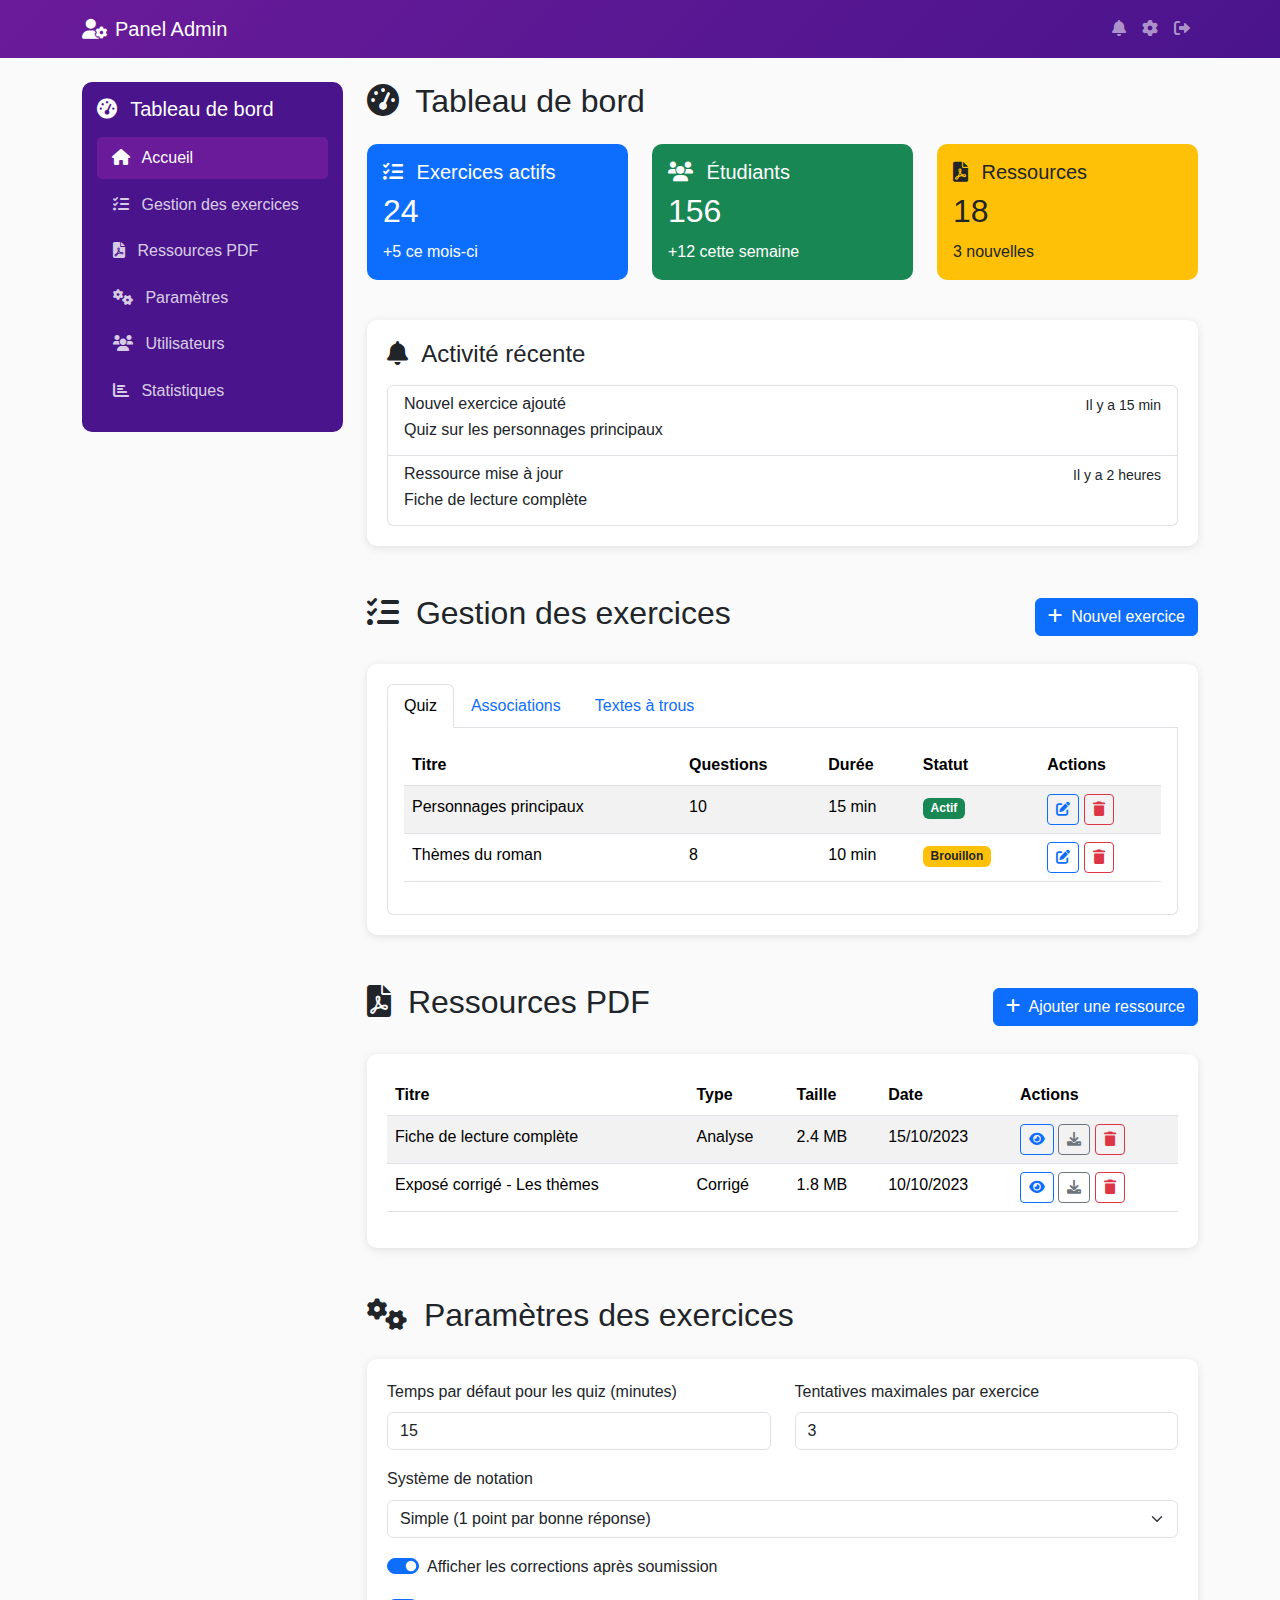
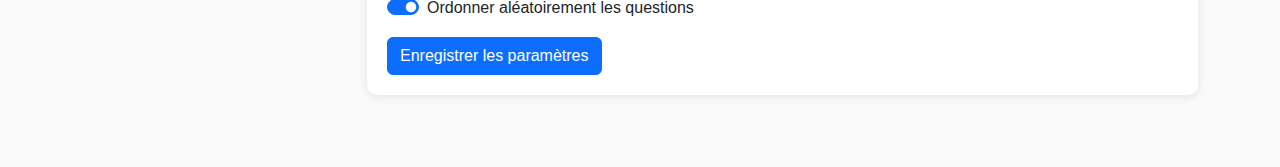
<file: theme.html>
<!DOCTYPE html>
<html lang="fr">
<head>
    <meta charset="UTF-8">
    <meta name="viewport" content="width=device-width, initial-scale=1.0">
    <title>Plateforme d'Étude - Une si longue lettre | Admin</title>
    <!-- Bootstrap CSS -->
    <link href="https://cdn.jsdelivr.net/npm/bootstrap@5.3.0/dist/css/bootstrap.min.css" rel="stylesheet">
    <!-- Font Awesome -->
    <link rel="stylesheet" href="https://cdnjs.cloudflare.com/ajax/libs/font-awesome/6.0.0-beta3/css/all.min.css">
    <!-- DataTables CSS -->
    <link rel="stylesheet" href="https://cdn.datatables.net/1.11.5/css/dataTables.bootstrap5.min.css">
    <style>
        :root {
            --primary: #6a1b9a;
            --secondary: #ab47bc;
            --accent: #ff7043;
            --light: #f3e5f5;
            --dark: #4a148c;
            --success: #28a745;
            --danger: #dc3545;
            --warning: #ffc107;
        }
        
        body {
            font-family: 'Segoe UI', Roboto, Oxygen, Ubuntu, Cantarell, sans-serif;
            background-color: #fafafa;
            line-height: 1.6;
        }
        
        /* Panel Admin */
        .admin-panel {
            background-color: #fff;
            border-radius: 10px;
            box-shadow: 0 2px 10px rgba(0,0,0,0.1);
            padding: 20px;
            margin-bottom: 30px;
        }
        
        .admin-nav {
            background-color: var(--dark);
            color: white;
            border-radius: 10px;
            padding: 15px;
        }
        
        .admin-nav .nav-link {
            color: rgba(255,255,255,0.8);
            margin-bottom: 5px;
            border-radius: 5px;
            transition: all 0.3s;
        }
        
        .admin-nav .nav-link:hover, 
        .admin-nav .nav-link.active {
            background-color: var(--primary);
            color: white;
            padding-left: 15px;
        }
        
        /* Exercices */
        .exercise-card {
            border-left: 4px solid var(--secondary);
            transition: all 0.3s;
        }
        
        .exercise-card:hover {
            transform: translateY(-5px);
            box-shadow: 0 10px 20px rgba(0,0,0,0.1);
        }
        
        /* Éditeur d'exercices */
        .exercise-editor {
            background-color: #f8f9fa;
            border-radius: 8px;
            padding: 20px;
            border: 1px dashed #ccc;
        }
        
        /* Tableau de bord */
        .dashboard-card {
            border-radius: 10px;
            overflow: hidden;
            transition: all 0.3s;
        }
        
        .dashboard-card:hover {
            transform: translateY(-5px);
        }
        
        /* Autres styles existants... */
    </style>
</head>
<body>
    <!-- Navigation Admin -->
    <nav class="navbar navbar-expand-lg navbar-dark" style="background: linear-gradient(135deg, var(--primary), var(--dark));">
        <div class="container">
            <a class="navbar-brand" href="#">
                <i class="fas fa-user-cog me-2"></i>Panel Admin
            </a>
            <button class="navbar-toggler" type="button" data-bs-toggle="collapse" data-bs-target="#adminNavbar">
                <span class="navbar-toggler-icon"></span>
            </button>
            <div class="collapse navbar-collapse" id="adminNavbar">
                <ul class="navbar-nav ms-auto">
                    <li class="nav-item">
                        <a class="nav-link" href="#"><i class="fas fa-bell"></i></a>
                    </li>
                    <li class="nav-item">
                        <a class="nav-link" href="#"><i class="fas fa-cog"></i></a>
                    </li>
                    <li class="nav-item">
                        <a class="nav-link" href="#"><i class="fas fa-sign-out-alt"></i></a>
                    </li>
                </ul>
            </div>
        </div>
    </nav>

    <!-- Contenu Principal -->
    <div class="container my-4">
        <div class="row">
            <!-- Sidebar Admin -->
            <div class="col-lg-3 mb-4">
                <div class="admin-nav sticky-top" style="top: 20px;">
                    <h5 class="mb-3"><i class="fas fa-tachometer-alt me-2"></i> Tableau de bord</h5>
                    <ul class="nav flex-column">
                        <li class="nav-item">
                            <a class="nav-link active" href="#dashboard"><i class="fas fa-home me-2"></i> Accueil</a>
                        </li>
                        <li class="nav-item">
                            <a class="nav-link" href="#exercises"><i class="fas fa-tasks me-2"></i> Gestion des exercices</a>
                        </li>
                        <li class="nav-item">
                            <a class="nav-link" href="#resources"><i class="fas fa-file-pdf me-2"></i> Ressources PDF</a>
                        </li>
                        <li class="nav-item">
                            <a class="nav-link" href="#settings"><i class="fas fa-cogs me-2"></i> Paramètres</a>
                        </li>
                        <li class="nav-item">
                            <a class="nav-link" href="#users"><i class="fas fa-users me-2"></i> Utilisateurs</a>
                        </li>
                        <li class="nav-item">
                            <a class="nav-link" href="#stats"><i class="fas fa-chart-bar me-2"></i> Statistiques</a>
                        </li>
                    </ul>
                </div>
            </div>
            

            <!-- Contenu Admin -->
            <div class="col-lg-9">
                <!-- Tableau de bord -->
                <section id="dashboard" class="mb-5">
                    <h2 class="mb-4"><i class="fas fa-tachometer-alt me-2"></i> Tableau de bord</h2>
                    
                    <div class="row mb-4">
                        <div class="col-md-4 mb-3">
                            <div class="dashboard-card bg-primary text-white p-3">
                                <h5><i class="fas fa-tasks me-2"></i> Exercices actifs</h5>
                                <h2 class="mt-2">24</h2>
                                <p class="mb-0">+5 ce mois-ci</p>
                            </div>
                        </div>
                        <div class="col-md-4 mb-3">
                            <div class="dashboard-card bg-success text-white p-3">
                                <h5><i class="fas fa-users me-2"></i> Étudiants</h5>
                                <h2 class="mt-2">156</h2>
                                <p class="mb-0">+12 cette semaine</p>
                            </div>
                        </div>
                        <div class="col-md-4 mb-3">
                            <div class="dashboard-card bg-warning text-dark p-3">
                                <h5><i class="fas fa-file-pdf me-2"></i> Ressources</h5>
                                <h2 class="mt-2">18</h2>
                                <p class="mb-0">3 nouvelles</p>
                            </div>
                        </div>
                    </div>
                    
                    <div class="admin-panel">
                        <h4 class="mb-3"><i class="fas fa-bell me-2"></i> Activité récente</h4>
                        <div class="list-group">
                            <a href="#" class="list-group-item list-group-item-action">
                                <div class="d-flex w-100 justify-content-between">
                                    <h6 class="mb-1">Nouvel exercice ajouté</h6>
                                    <small>Il y a 15 min</small>
                                </div>
                                <p class="mb-1">Quiz sur les personnages principaux</p>
                            </a>
                            <a href="#" class="list-group-item list-group-item-action">
                                <div class="d-flex w-100 justify-content-between">
                                    <h6 class="mb-1">Ressource mise à jour</h6>
                                    <small>Il y a 2 heures</small>
                                </div>
                                <p class="mb-1">Fiche de lecture complète</p>
                            </a>
                        </div>
                    </div>
                </section>

                <!-- Gestion des exercices -->
                <section id="exercises" class="mb-5">
                    <div class="d-flex justify-content-between align-items-center mb-4">
                        <h2><i class="fas fa-tasks me-2"></i> Gestion des exercices</h2>
                        <button class="btn btn-primary" data-bs-toggle="modal" data-bs-target="#addExerciseModal">
                            <i class="fas fa-plus me-1"></i> Nouvel exercice
                        </button>
                    </div>
                    
                    <div class="admin-panel">
                        <ul class="nav nav-tabs" id="exerciseTabs" role="tablist">
                            <li class="nav-item" role="presentation">
                                <button class="nav-link active" id="quiz-tab" data-bs-toggle="tab" data-bs-target="#quiz-list" type="button">
                                    Quiz
                                </button>
                            </li>
                            <li class="nav-item" role="presentation">
                                <button class="nav-link" id="matching-tab" data-bs-toggle="tab" data-bs-target="#matching-list" type="button">
                                    Associations
                                </button>
                            </li>
                            <li class="nav-item" role="presentation">
                                <button class="nav-link" id="fillblank-tab" data-bs-toggle="tab" data-bs-target="#fillblank-list" type="button">
                                    Textes à trous
                                </button>
                            </li>
                        </ul>
                        
                        <div class="tab-content p-3 border border-top-0 rounded-bottom">
                            <!-- Liste des Quiz -->
                            <div class="tab-pane fade show active" id="quiz-list" role="tabpanel">
                                <table id="quizTable" class="table table-striped" style="width:100%">
                                    <thead>
                                        <tr>
                                            <th>Titre</th>
                                            <th>Questions</th>
                                            <th>Durée</th>
                                            <th>Statut</th>
                                            <th>Actions</th>
                                        </tr>
                                    </thead>
                                    <tbody>
                                        <tr>
                                            <td>Personnages principaux</td>
                                            <td>10</td>
                                            <td>15 min</td>
                                            <td><span class="badge bg-success">Actif</span></td>
                                            <td>
                                                <button class="btn btn-sm btn-outline-primary"><i class="fas fa-edit"></i></button>
                                                <button class="btn btn-sm btn-outline-danger"><i class="fas fa-trash"></i></button>
                                            </td>
                                        </tr>
                                        <tr>
                                            <td>Thèmes du roman</td>
                                            <td>8</td>
                                            <td>10 min</td>
                                            <td><span class="badge bg-warning text-dark">Brouillon</span></td>
                                            <td>
                                                <button class="btn btn-sm btn-outline-primary"><i class="fas fa-edit"></i></button>
                                                <button class="btn btn-sm btn-outline-danger"><i class="fas fa-trash"></i></button>
                                            </td>
                                        </tr>
                                    </tbody>
                                </table>
                            </div>
                            
                            <!-- Liste des Associations -->
                            <div class="tab-pane fade" id="matching-list" role="tabpanel">
                                <table id="matchingTable" class="table table-striped" style="width:100%">
                                    <thead>
                                        <tr>
                                            <th>Titre</th>
                                            <th>Paires</th>
                                            <th>Statut</th>
                                            <th>Actions</th>
                                        </tr>
                                    </thead>
                                    <tbody>
                                        <tr>
                                            <td>Personnages - Descriptions</td>
                                            <td>6</td>
                                            <td><span class="badge bg-success">Actif</span></td>
                                            <td>
                                                <button class="btn btn-sm btn-outline-primary"><i class="fas fa-edit"></i></button>
                                                <button class="btn btn-sm btn-outline-danger"><i class="fas fa-trash"></i></button>
                                            </td>
                                        </tr>
                                    </tbody>
                                </table>
                            </div>
                            
                            <!-- Liste des Textes à trous -->
                            <div class="tab-pane fade" id="fillblank-list" role="tabpanel">
                                <table id="fillblankTable" class="table table-striped" style="width:100%">
                                    <thead>
                                        <tr>
                                            <th>Titre</th>
                                            <th>Citations</th>
                                            <th>Statut</th>
                                            <th>Actions</th>
                                        </tr>
                                    </thead>
                                    <tbody>
                                        <tr>
                                            <td>Citations célèbres</td>
                                            <td>5</td>
                                            <td><span class="badge bg-success">Actif</span></td>
                                            <td>
                                                <button class="btn btn-sm btn-outline-primary"><i class="fas fa-edit"></i></button>
                                                <button class="btn btn-sm btn-outline-danger"><i class="fas fa-trash"></i></button>
                                            </td>
                                        </tr>
                                    </tbody>
                                </table>
                            </div>
                        </div>
                    </div>
                </section>

                <!-- Gestion des ressources -->
                <section id="resources" class="mb-5">
                    <div class="d-flex justify-content-between align-items-center mb-4">
                        <h2><i class="fas fa-file-pdf me-2"></i> Ressources PDF</h2>
                        <button class="btn btn-primary" data-bs-toggle="modal" data-bs-target="#addResourceModal">
                            <i class="fas fa-plus me-1"></i> Ajouter une ressource
                        </button>
                    </div>
                    
                    <div class="admin-panel">
                        <table id="resourcesTable" class="table table-striped" style="width:100%">
                            <thead>
                                <tr>
                                    <th>Titre</th>
                                    <th>Type</th>
                                    <th>Taille</th>
                                    <th>Date</th>
                                    <th>Actions</th>
                                </tr>
                            </thead>
                            <tbody>
                                <tr>
                                    <td>Fiche de lecture complète</td>
                                    <td>Analyse</td>
                                    <td>2.4 MB</td>
                                    <td>15/10/2023</td>
                                    <td>
                                        <button class="btn btn-sm btn-outline-primary"><i class="fas fa-eye"></i></button>
                                        <button class="btn btn-sm btn-outline-secondary"><i class="fas fa-download"></i></button>
                                        <button class="btn btn-sm btn-outline-danger"><i class="fas fa-trash"></i></button>
                                    </td>
                                </tr>
                                <tr>
                                    <td>Exposé corrigé - Les thèmes</td>
                                    <td>Corrigé</td>
                                    <td>1.8 MB</td>
                                    <td>10/10/2023</td>
                                    <td>
                                        <button class="btn btn-sm btn-outline-primary"><i class="fas fa-eye"></i></button>
                                        <button class="btn btn-sm btn-outline-secondary"><i class="fas fa-download"></i></button>
                                        <button class="btn btn-sm btn-outline-danger"><i class="fas fa-trash"></i></button>
                                    </td>
                                </tr>
                            </tbody>
                        </table>
                    </div>
                </section>

                <!-- Paramètres des exercices -->
                <section id="settings" class="mb-5">
                    <h2 class="mb-4"><i class="fas fa-cogs me-2"></i> Paramètres des exercices</h2>
                    
                    <div class="admin-panel">
                        <form>
                            <div class="row mb-3">
                                <div class="col-md-6">
                                    <label for="defaultQuizTime" class="form-label">Temps par défaut pour les quiz (minutes)</label>
                                    <input type="number" class="form-control" id="defaultQuizTime" value="15">
                                </div>
                                <div class="col-md-6">
                                    <label for="maxAttempts" class="form-label">Tentatives maximales par exercice</label>
                                    <input type="number" class="form-control" id="maxAttempts" value="3">
                                </div>
                            </div>
                            
                            <div class="mb-3">
                                <label for="scoringSystem" class="form-label">Système de notation</label>
                                <select class="form-select" id="scoringSystem">
                                    <option value="simple">Simple (1 point par bonne réponse)</option>
                                    <option value="weighted">Pondéré (points variables)</option>
                                    <option value="timed">Avec bonus temps</option>
                                </select>
                            </div>
                            
                            <div class="form-check form-switch mb-3">
                                <input class="form-check-input" type="checkbox" id="showCorrections" checked>
                                <label class="form-check-label" for="showCorrections">Afficher les corrections après soumission</label>
                            </div>
                            
                            <div class="form-check form-switch mb-3">
                                <input class="form-check-input" type="checkbox" id="randomizeQuestions" checked>
                                <label class="form-check-label" for="randomizeQuestions">Ordonner aléatoirement les questions</label>
                            </div>
                            
                            <button type="submit" class="btn btn-primary">Enregistrer les paramètres</button>
                        </form>
                    </div>
                </section>
            </div>
        </div>
    </div>

    <!-- Modal Ajout d'exercice -->
    <div class="modal fade" id="addExerciseModal" tabindex="-1" aria-labelledby="addExerciseModalLabel" aria-hidden="true">
        <div class="modal-dialog modal-lg">
            <div class="modal-content">
                <div class="modal-header">
                    <h5 class="modal-title" id="addExerciseModalLabel">Nouvel exercice</h5>
                    <button type="button" class="btn-close" data-bs-dismiss="modal" aria-label="Close"></button>
                </div>
                <div class="modal-body">
                    <ul class="nav nav-tabs mb-3" id="exerciseTypeTabs" role="tablist">
                        <li class="nav-item" role="presentation">
                            <button class="nav-link active" id="quiz-type-tab" data-bs-toggle="tab" data-bs-target="#quiz-type" type="button">Quiz</button>
                        </li>
                        <li class="nav-item" role="presentation">
                            <button class="nav-link" id="matching-type-tab" data-bs-toggle="tab" data-bs-target="#matching-type" type="button">Associations</button>
                        </li>
                        <li class="nav-item" role="presentation">
                            <button class="nav-link" id="fillblank-type-tab" data-bs-toggle="tab" data-bs-target="#fillblank-type" type="button">Textes à trous</button>
                        </li>
                    </ul>
                    
                    <div class="tab-content" id="exerciseTypeContent">
                        <!-- Formulaire Quiz -->
                        <div class="tab-pane fade show active" id="quiz-type" role="tabpanel">
                            <form id="quizForm">
                                <div class="mb-3">
                                    <label for="quizTitle" class="form-label">Titre du quiz</label>
                                    <input type="text" class="form-control" id="quizTitle" required>
                                </div>
                                
                                <div class="row mb-3">
                                    <div class="col-md-6">
                                        <label for="quizTimeLimit" class="form-label">Durée (minutes)</label>
                                        <input type="number" class="form-control" id="quizTimeLimit" value="15">
                                    </div>
                                    <div class="col-md-6">
                                        <label for="quizPassingScore" class="form-label">Score de réussite (%)</label>
                                        <input type="number" class="form-control" id="quizPassingScore" value="70">
                                    </div>
                                </div>
                                
                                <div class="mb-3">
                                    <label class="form-label">Questions</label>
                                    <div id="quizQuestionsContainer">
                                        <!-- Les questions seront ajoutées ici dynamiquement -->
                                    </div>
                                    <button type="button" class="btn btn-sm btn-outline-primary mt-2" id="addQuestionBtn">
                                        <i class="fas fa-plus me-1"></i>Ajouter une question
                                    </button>
                                </div>
                                
                                <div class="form-check mb-3">
                                    <input class="form-check-input" type="checkbox" id="quizIsActive" checked>
                                    <label class="form-check-label" for="quizIsActive">Activer ce quiz</label>
                                </div>
                            </form>
                        </div>
                        
                        <!-- Formulaire Associations -->
                        <div class="tab-pane fade" id="matching-type" role="tabpanel">
                            <form id="matchingForm">
                                <div class="mb-3">
                                    <label for="matchingTitle" class="form-label">Titre de l'exercice</label>
                                    <input type="text" class="form-control" id="matchingTitle" required>
                                </div>
                                
                                <div class="mb-3">
                                    <label class="form-label">Paires à associer</label>
                                    <div id="matchingPairsContainer">
                                        <!-- Les paires seront ajoutées ici dynamiquement -->
                                    </div>
                                    <button type="button" class="btn btn-sm btn-outline-primary mt-2" id="addPairBtn">
                                        <i class="fas fa-plus me-1"></i>Ajouter une paire
                                    </button>
                                </div>
                                
                                <div class="form-check mb-3">
                                    <input class="form-check-input" type="checkbox" id="matchingIsActive" checked>
                                    <label class="form-check-label" for="matchingIsActive">Activer cet exercice</label>
                                </div>
                            </form>
                        </div>
                        
                        <!-- Formulaire Textes à trous -->
                        <div class="tab-pane fade" id="fillblank-type" role="tabpanel">
                            <form id="fillblankForm">
                                <div class="mb-3">
                                    <label for="fillblankTitle" class="form-label">Titre de l'exercice</label>
                                    <input type="text" class="form-control" id="fillblankTitle" required>
                                </div>
                                
                                <div class="mb-3">
                                    <label for="fillblankText" class="form-label">Texte avec trous</label>
                                    <textarea class="form-control" id="fillblankText" rows="5" placeholder="Entrez le texte en entourant les mots à trouver avec des crochets comme ceci: [mot]"></textarea>
                                    <small class="text-muted">Entourez les mots à trouver avec des crochets [comme ceci]</small>
                                </div>
                                
                                <div class="form-check mb-3">
                                    <input class="form-check-input" type="checkbox" id="fillblankIsActive" checked>
                                    <label class="form-check-label" for="fillblankIsActive">Activer cet exercice</label>
                                </div>
                            </form>
                        </div>
                    </div>
                </div>
                <div class="modal-footer">
                    <button type="button" class="btn btn-secondary" data-bs-dismiss="modal">Annuler</button>
                    <button type="button" class="btn btn-primary" id="saveExerciseBtn">Enregistrer</button>
                </div>
            </div>
        </div>
    </div>

    <!-- Modal Ajout de ressource -->
    <div class="modal fade" id="addResourceModal" tabindex="-1" aria-labelledby="addResourceModalLabel" aria-hidden="true">
        <div class="modal-dialog">
            <div class="modal-content">
                <div class="modal-header">
                    <h5 class="modal-title" id="addResourceModalLabel">Ajouter une ressource</h5>
                    <button type="button" class="btn-close" data-bs-dismiss="modal" aria-label="Close"></button>
                </div>
                <div class="modal-body">
                    <form id="resourceForm">
                        <div class="mb-3">
                            <label for="resourceTitle" class="form-label">Titre</label>
                            <input type="text" class="form-control" id="resourceTitle" required>
                        </div>
                        
                        <div class="mb-3">
                            <label for="resourceType" class="form-label">Type</label>
                            <select class="form-select" id="resourceType" required>
                                <option value="">Sélectionnez un type</option>
                                <option value="fiche">Fiche de lecture</option>
                                <option value="expose">Exposé corrigé</option>
                                <option value="analyse">Analyse littéraire</option>
                                <option value="autre">Autre</option>
                            </select>
                        </div>
                        
                        <div class="mb-3">
                            <label for="resourceFile" class="form-label">Fichier PDF</label>
                            <input class="form-control" type="file" id="resourceFile" accept=".pdf" required>
                        </div>
                        
                        <div class="mb-3">
                            <label for="resourceDescription" class="form-label">Description</label>
                            <textarea class="form-control" id="resourceDescription" rows="3"></textarea>
                        </div>
                    </form>
                </div>
                <div class="modal-footer">
                    <button type="button" class="btn btn-secondary" data-bs-dismiss="modal">Annuler</button>
                    <button type="button" class="btn btn-primary" id="saveResourceBtn">Enregistrer</button>
                </div>
            </div>
        </div>
    </div>

    <!-- jQuery, Bootstrap JS, DataTables -->
    <script src="https://code.jquery.com/jquery-3.6.0.min.js"></script>
    <script src="https://cdn.jsdelivr.net/npm/bootstrap@5.3.0/dist/js/bootstrap.bundle.min.js"></script>
    <script src="https://cdn.datatables.net/1.11.5/js/jquery.dataTables.min.js"></script>
    <script src="https://cdn.datatables.net/1.11.5/js/dataTables.bootstrap5.min.js"></script>
    
    <script>
        $(document).ready(function() {
            // Initialisation des DataTables
            $('#quizTable').DataTable();
            $('#matchingTable').DataTable();
            $('#fillblankTable').DataTable();
            $('#resourcesTable').DataTable();
            
            // Gestion des formulaires d'exercices
            let questionCount = 0;
            
            // Ajouter une question au quiz
            $('#addQuestionBtn').click(function() {
                questionCount++;
                const questionHtml = `
                    <div class="card mb-3 question-card" data-id="${questionCount}">
                        <div class="card-header d-flex justify-content-between align-items-center">
                            <span>Question ${questionCount}</span>
                            <button type="button" class="btn btn-sm btn-outline-danger delete-question">
                                <i class="fas fa-trash"></i>
                            </button>
                        </div>
                        <div class="card-body">
                            <div class="mb-3">
                                <label class="form-label">Question</label>
                                <input type="text" class="form-control question-text" required>
                            </div>
                            <div class="mb-3">
                                <label class="form-label">Options</label>
                                <div class="options-container">
                                    <div class="input-group mb-2">
                                        <input type="text" class="form-control option-text" placeholder="Option 1">
                                        <div class="input-group-text">
                                            <input class="form-check-input correct-answer" type="radio" name="correct-${questionCount}" value="0">
                                        </div>
                                    </div>
                                    <div class="input-group mb-2">
                                        <input type="text" class="form-control option-text" placeholder="Option 2">
                                        <div class="input-group-text">
                                            <input class="form-check-input correct-answer" type="radio" name="correct-${questionCount}" value="1">
                                        </div>
                                    </div>
                                </div>
                                <button type="button" class="btn btn-sm btn-outline-secondary add-option">
                                    <i class="fas fa-plus me-1"></i>Ajouter une option
                                </button>
                            </div>
                            <div class="mb-3">
                                <label class="form-label">Explication (optionnelle)</label>
                                <textarea class="form-control explanation" rows="2"></textarea>
                            </div>
                        </div>
                    </div>
                `;
                $('#quizQuestionsContainer').append(questionHtml);
            });
            
            // Ajouter une option à une question
            $(document).on('click', '.add-option', function() {
                const questionId = $(this).closest('.question-card').data('id');
                const optionCount = $(this).siblings('.options-container').children().length;
                
                const optionHtml = `
                    <div class="input-group mb-2">
                        <input type="text" class="form-control option-text" placeholder="Option ${optionCount + 1}">
                        <div class="input-group-text">
                            <input class="form-check-input correct-answer" type="radio" name="correct-${questionId}" value="${optionCount}">
                        </div>
                    </div>
                `;
                $(this).siblings('.options-container').append(optionHtml);
            });
            
            // Supprimer une question
            $(document).on('click', '.delete-question', function() {
                $(this).closest('.question-card').remove();
                // Recalculer les numéros de question
                $('.question-card').each(function(index) {
                    $(this).find('.card-header span').text(`Question ${index + 1}`);
                });
                questionCount = $('.question-card').length;
            });
            
            // Ajouter une paire d'association
            let pairCount = 0;
            $('#addPairBtn').click(function() {
                pairCount++;
                const pairHtml = `
                    <div class="card mb-3 pair-card" data-id="${pairCount}">
                        <div class="card-header d-flex justify-content-between align-items-center">
                            <span>Paire ${pairCount}</span>
                            <button type="button" class="btn btn-sm btn-outline-danger delete-pair">
                                <i class="fas fa-trash"></i>
                            </button>
                        </div>
                        <div class="card-body">
                            <div class="row">
                                <div class="col-md-6 mb-3">
                                    <label class="form-label">Élément à associer</label>
                                    <input type="text" class="form-control pair-item" required>
                                </div>
                                <div class="col-md-6 mb-3">
                                    <label class="form-label">Correspondance</label>
                                    <input type="text" class="form-control pair-match" required>
                                </div>
                            </div>
                        </div>
                    </div>
                `;
                $('#matchingPairsContainer').append(pairHtml);
            });
            
            // Supprimer une paire
            $(document).on('click', '.delete-pair', function() {
                $(this).closest('.pair-card').remove();
                // Recalculer les numéros de paires
                $('.pair-card').each(function(index) {
                    $(this).find('.card-header span').text(`Paire ${index + 1}`);
                });
                pairCount = $('.pair-card').length;
            });
            
            // Enregistrer un exercice
            $('#saveExerciseBtn').click(function() {
                const activeTab = $('#exerciseTypeTabs .nav-link.active').attr('id');
                
                if (activeTab === 'quiz-type-tab') {
                    // Validation du quiz
                    if ($('#quizTitle').val() === '') {
                        alert('Veuillez entrer un titre pour le quiz');
                        return;
                    }
                    
                    if ($('.question-card').length === 0) {
                        alert('Veuillez ajouter au moins une question');
                        return;
                    }
                    
                    // Collecter les données du quiz
                    const quizData = {
                        title: $('#quizTitle').val(),
                        timeLimit: $('#quizTimeLimit').val(),
                        passingScore: $('#quizPassingScore').val(),
                        isActive: $('#quizIsActive').is(':checked'),
                        questions: []
                    };
                    
                    $('.question-card').each(function() {
                        const questionText = $(this).find('.question-text').val();
                        const explanation = $(this).find('.explanation').val();
                        const options = [];
                        let correctAnswer = -1;
                        
                        $(this).find('.options-container .input-group').each(function(index) {
                            const optionText = $(this).find('.option-text').val();
                            if (optionText === '') return;
                            
                            options.push(optionText);
                            
                            if ($(this).find('.correct-answer').is(':checked')) {
                                correctAnswer = index;
                            }
                        });
                        
                        if (questionText && options.length > 1 && correctAnswer !== -1) {
                            quizData.questions.push({
                                question: questionText,
                                options: options,
                                answer: correctAnswer,
                                explanation: explanation
                            });
                        }
                    });
                    
                    if (quizData.questions.length === 0) {
                        alert('Veuillez compléter toutes les questions avec au moins 2 options et une réponse correcte');
                        return;
                    }
                    
                    console.log('Quiz à enregistrer:', quizData);
                    alert('Quiz enregistré avec succès!');
                    $('#addExerciseModal').modal('hide');
                    
                } else if (activeTab === 'matching-type-tab') {
                    // Validation des associations
                    if ($('#matchingTitle').val() === '') {
                        alert('Veuillez entrer un titre pour l\'exercice');
                        return;
                    }
                    
                    if ($('.pair-card').length === 0) {
                        alert('Veuillez ajouter au moins une paire');
                        return;
                    }
                    
                    // Collecter les données des paires
                    const matchingData = {
                        title: $('#matchingTitle').val(),
                        isActive: $('#matchingIsActive').is(':checked'),
                        pairs: []
                    };
                    
                    $('.pair-card').each(function() {
                        const item = $(this).find('.pair-item').val();
                        const match = $(this).find('.pair-match').val();
                        
                        if (item && match) {
                            matchingData.pairs.push({
                                item: item,
                                match: match
                            });
                        }
                    });
                    
                    if (matchingData.pairs.length === 0) {
                        alert('Veuillez compléter toutes les paires');
                        return;
                    }
                    
                    console.log('Associations à enregistrer:', matchingData);
                    alert('Exercice d\'associations enregistré avec succès!');
                    $('#addExerciseModal').modal('hide');
                    
                } else if (activeTab === 'fillblank-type-tab') {
                    // Validation du texte à trous
                    if ($('#fillblankTitle').val() === '') {
                        alert('Veuillez entrer un titre pour l\'exercice');
                        return;
                    }
                    
                    if ($('#fillblankText').val() === '') {
                        alert('Veuillez entrer un texte avec des mots à trouver');
                        return;
                    }
                    
                    // Extraire les mots à trouver
                    const text = $('#fillblankText').val();
                    const blanks = text.match(/\[(.*?)\]/g) || [];
                    
                    if (blanks.length === 0) {
                        alert('Veuillez entourer les mots à trouver avec des crochets [comme ceci]');
                        return;
                    }
                    
                    const fillblankData = {
                        title: $('#fillblankTitle').val(),
                        text: text,
                        blanks: blanks.map(b => b.replace(/[\[\]]/g, '')),
                        isActive: $('#fillblankIsActive').is(':checked')
                    };
                    
                    console.log('Texte à trous à enregistrer:', fillblankData);
                    alert('Exercice de texte à trous enregistré avec succès!');
                    $('#addExerciseModal').modal('hide');
                }
            });
            
            // Enregistrer une ressource
            $('#saveResourceBtn').click(function() {
                if ($('#resourceTitle').val() === '') {
                    alert('Veuillez entrer un titre pour la ressource');
                    return;
                }
                
                if ($('#resourceType').val() === '') {
                    alert('Veuillez sélectionner un type de ressource');
                    return;
                }
                
                if ($('#resourceFile').val() === '') {
                    alert('Veuillez sélectionner un fichier PDF');
                    return;
                }
                
                // Ici, vous ajouteriez le code pour uploader le fichier
                // et enregistrer les métadonnées dans votre base de données
                
                alert('Ressource enregistrée avec succès!');
                $('#addResourceModal').modal('hide');
                $('#resourceForm')[0].reset();
            });
            
            // Réinitialiser les formulaires quand les modals se ferment
            $('.modal').on('hidden.bs.modal', function() {
                $(this).find('form')[0].reset();
                $('#quizQuestionsContainer').empty();
                $('#matchingPairsContainer').empty();
                questionCount = 0;
                pairCount = 0;
            });
        });
    </script>
</body>
</html>
</file>
